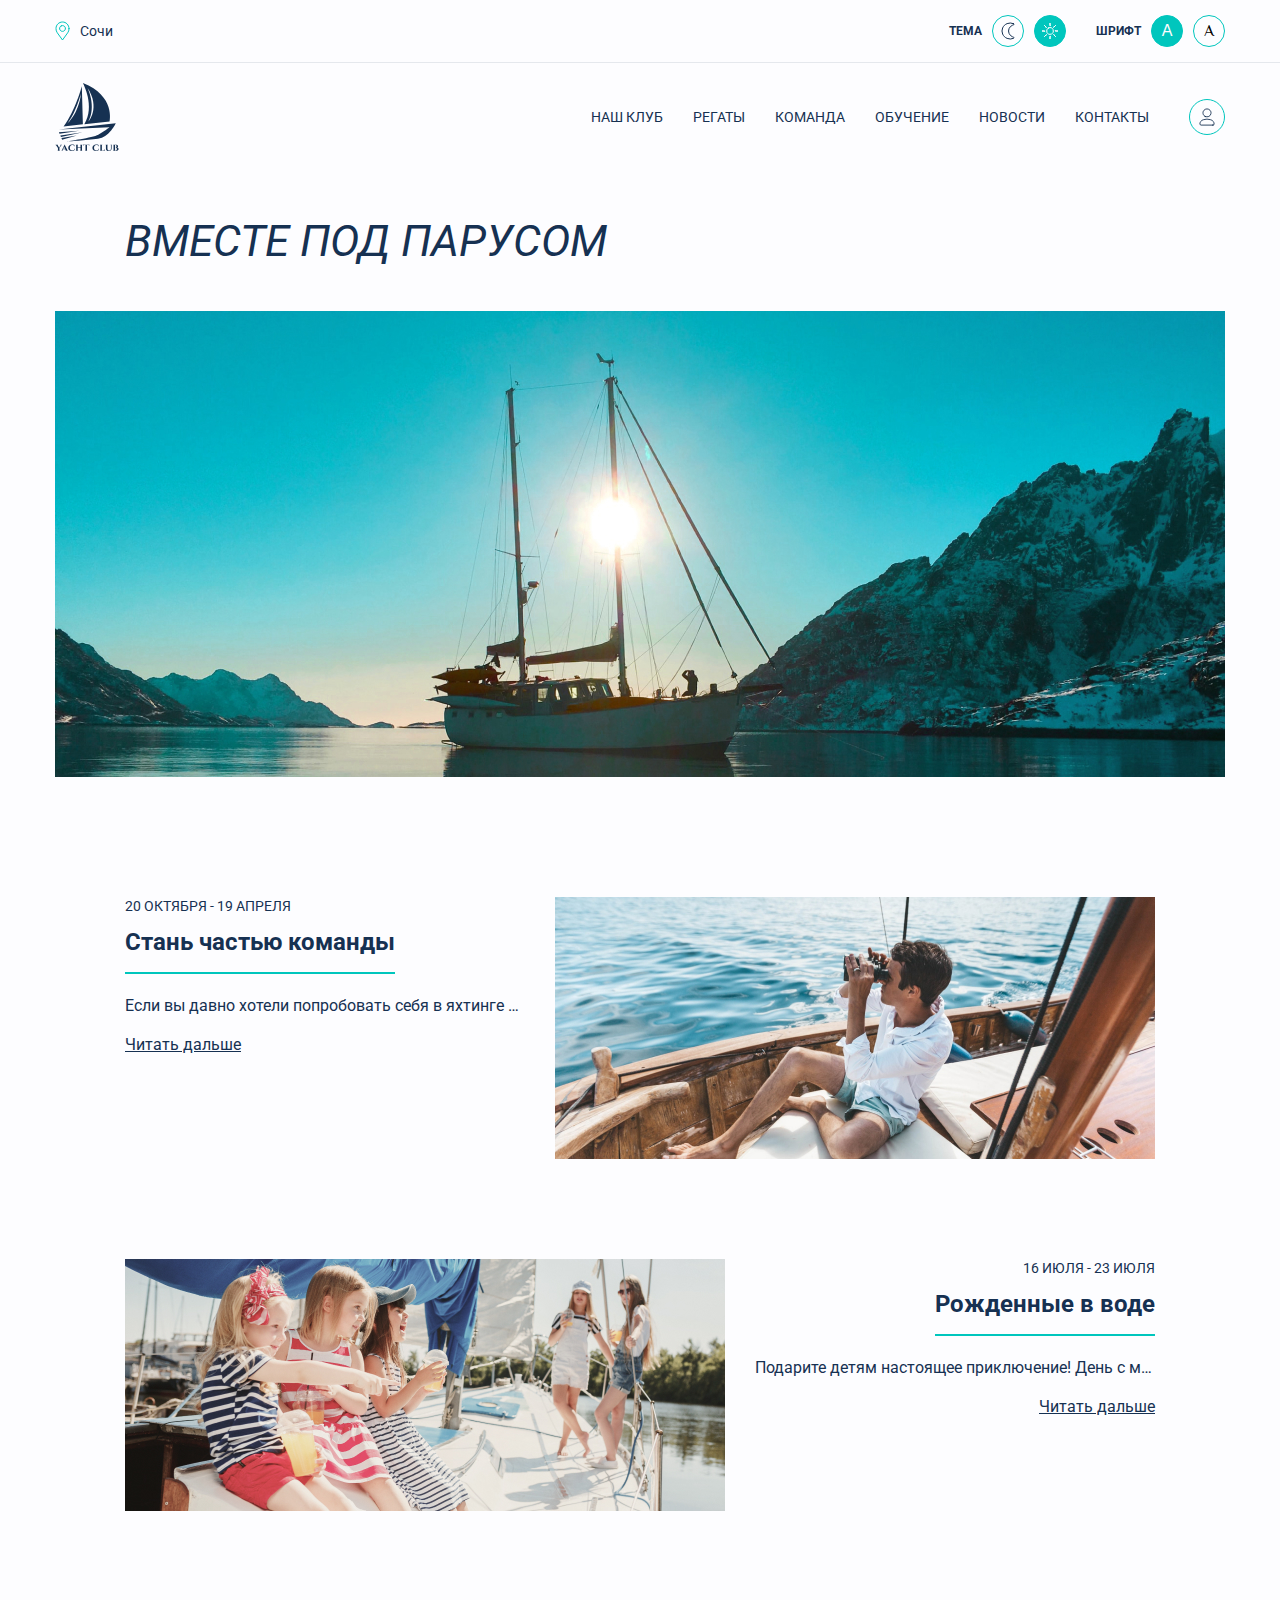
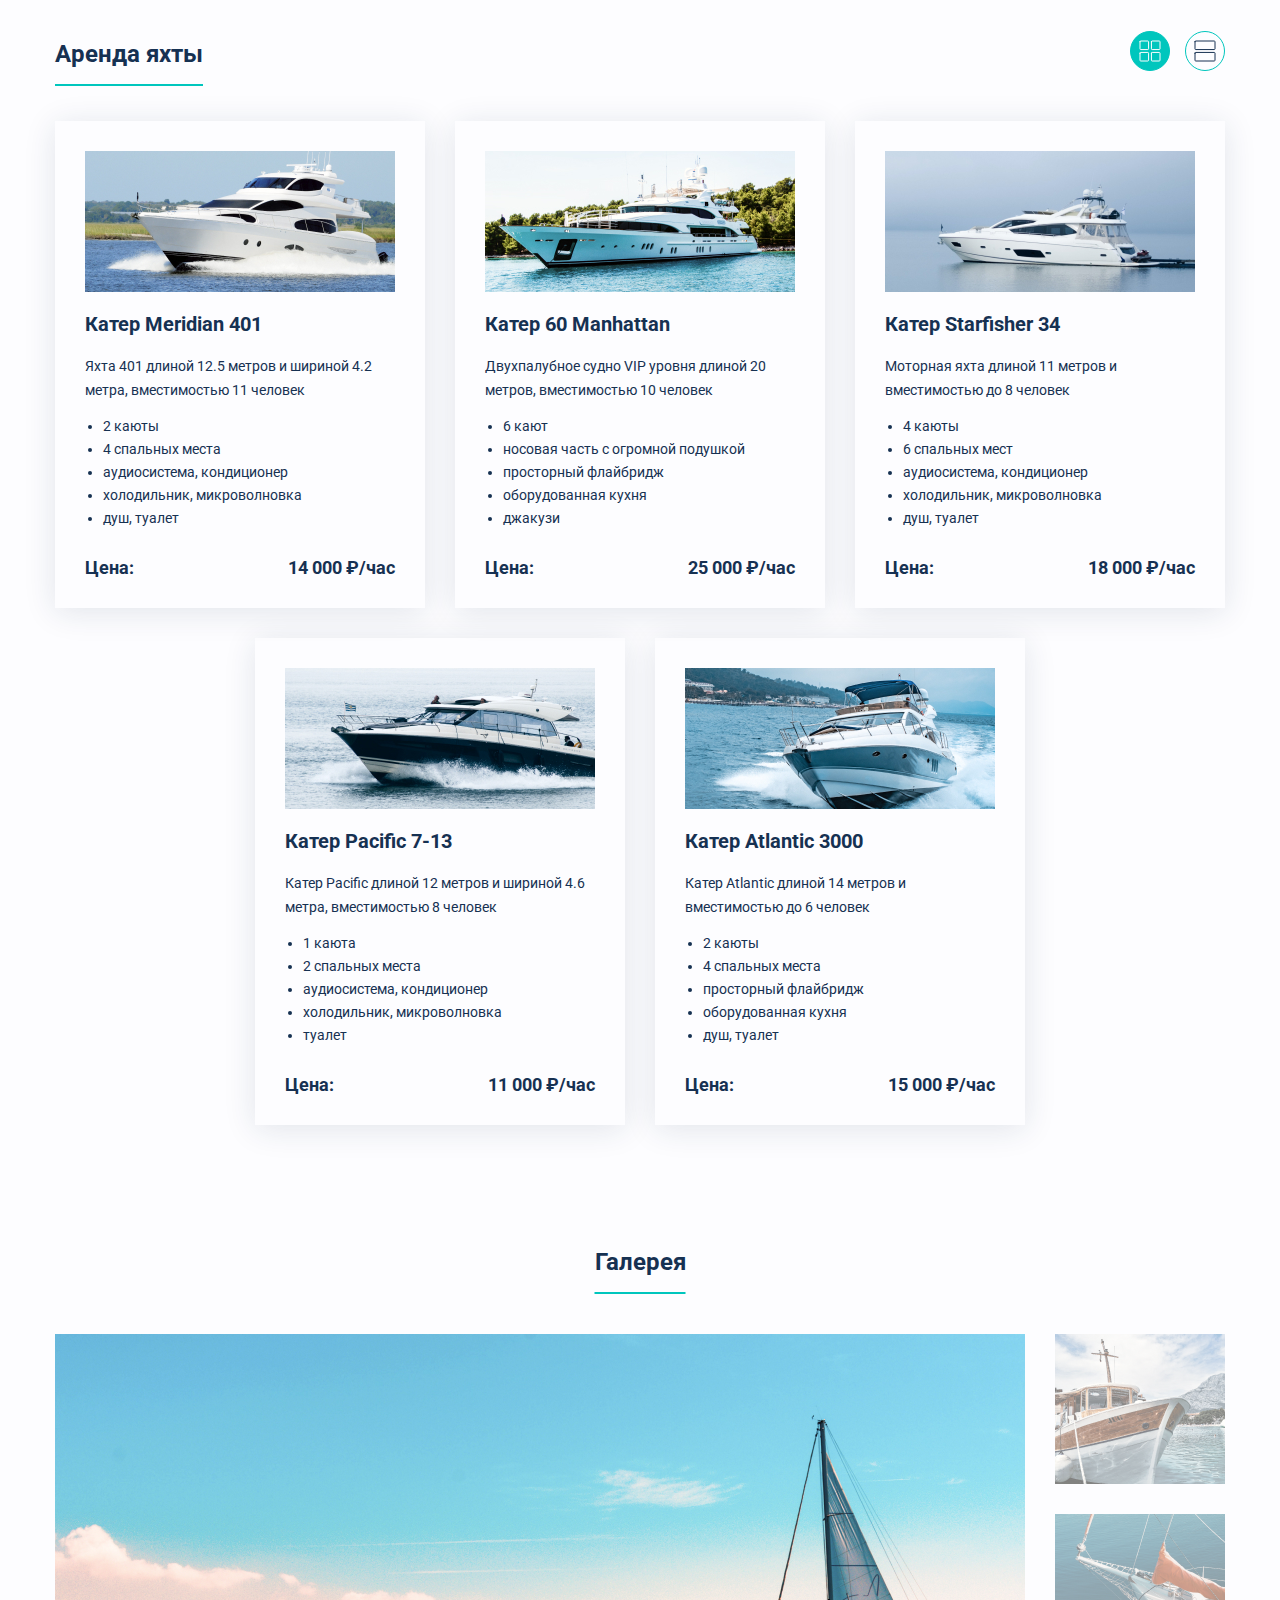
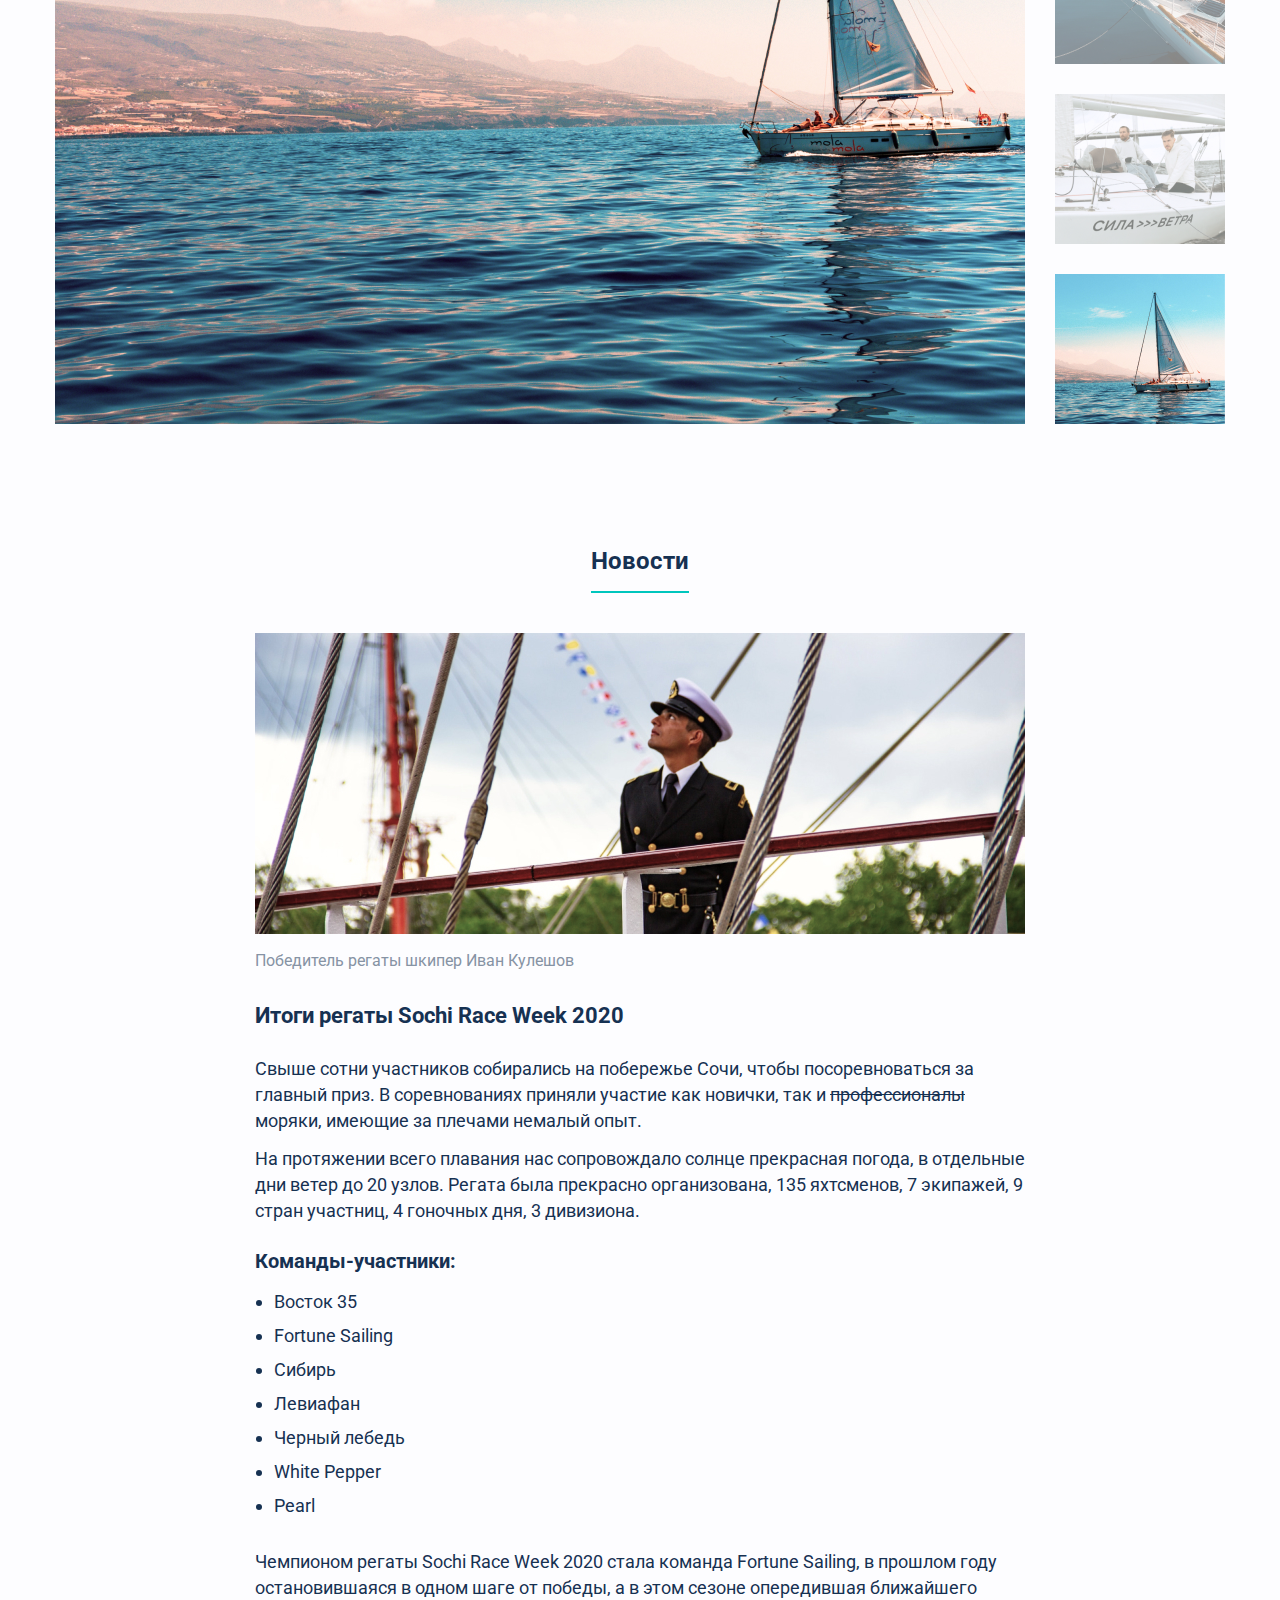
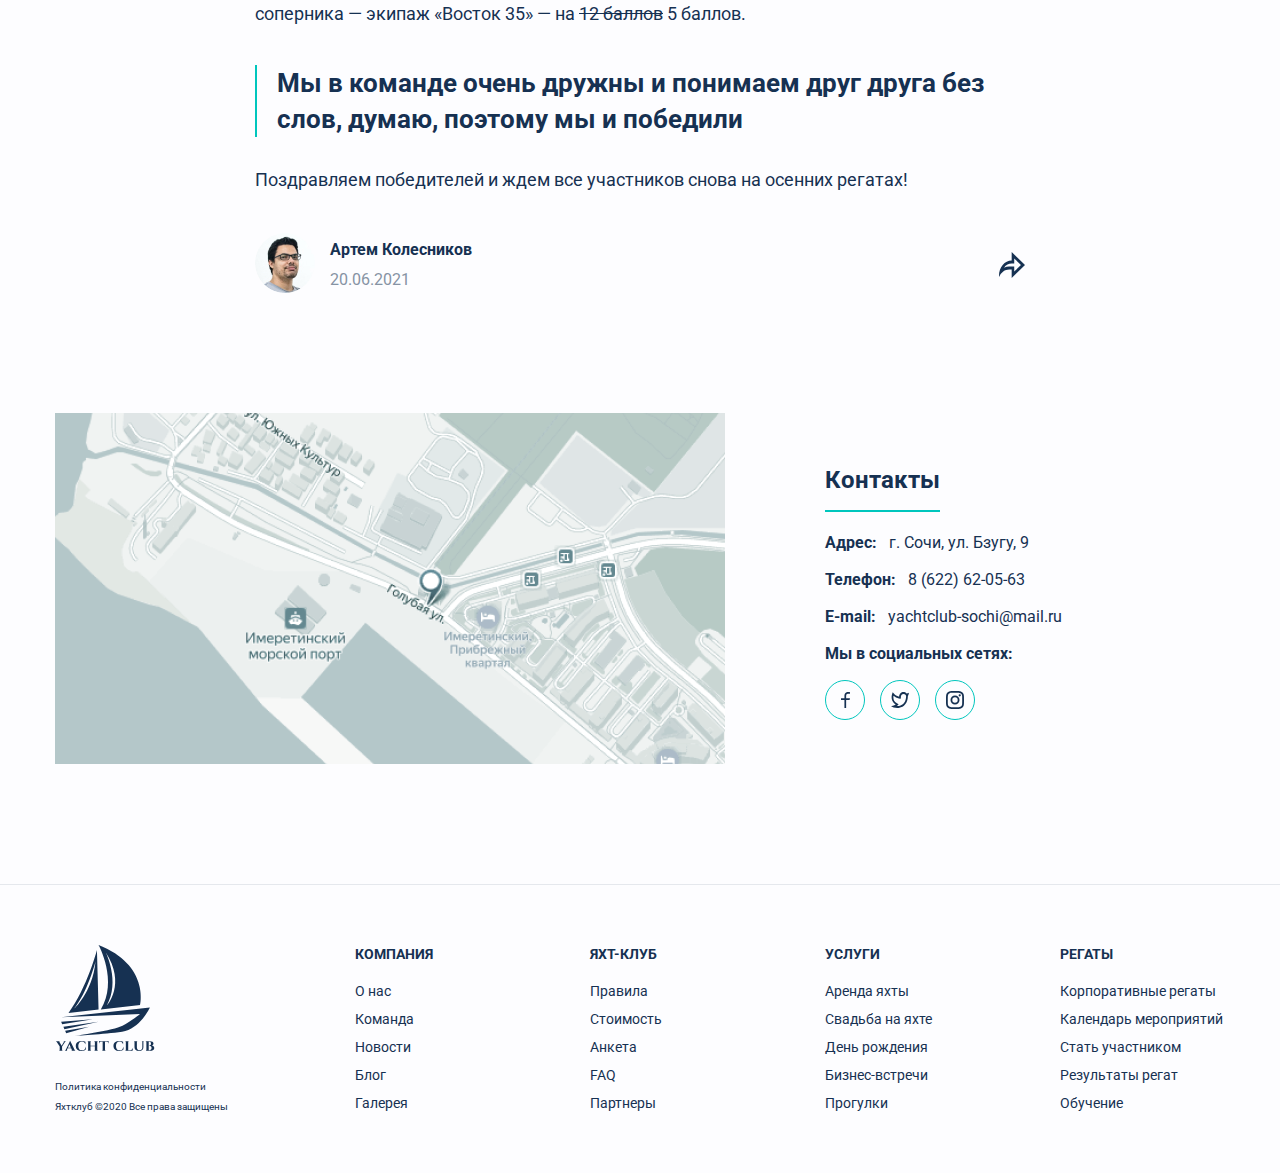
<file: SailsClub/index.html>
<!DOCTYPE html>
<html lang="ru">
  <head>
    <meta charset="utf-8">
    <link rel="preconnect" href="https://fonts.googleapis.com">
    <link rel="preconnect" href="https://fonts.gstatic.com" crossorigin>
    <link href="https://fonts.googleapis.com/css2?family=Philosopher:ital,wght@0,400;0,700;1,400&family=Roboto:ital,wght@0,400;0,700;1,400&display=swap" rel="stylesheet">
    <link href="css/style.css" rel="stylesheet">
    <title>Яхт клуб</title>
  </head>
  <body class="page">
    <header class="page-header">
      <div class="services">
        <div class="services-content">
          <a class="location" href="#">Сочи</a>
          <p class="caption">Тема</p>
          <ul class="theme-switcher">
            <li>
              <button class="theme-button-dark" type="button"></button>
            </li>
            <li>
              <button class="theme-button-light active" type="button"></button>
            </li>
          </ul>
          <p class="caption">Шрифт</p>
          <ul class="fonts">
            <li>
              <button class="font-button-sans-serif active" type="button">А</button>
            </li>
            <li>
              <button class="font-button-serif" type="button">А</button>
            </li>
          </ul>
        </div>
      </div>
      <nav class="main-nav">
        <p class="logo">
          <img src="img/logo.svg" width="64" height="68" alt="Логотип яхт-клуба Yacht Club">
        </p>
        <ul class="site-navigation">
          <li class="site-navigation-item">
            <a href="#">Наш клуб</a>
          </li>
          <li class="site-navigation-item">
            <a href="#">Регаты</a>
          </li>
          <li class="site-navigation-item">
            <a href="#">Команда</a>
          </li>
          <li class="site-navigation-item">
            <a href="#">Обучение</a>
          </li>
          <li class="site-navigation-item">
            <a href="#">Новости</a>
          </li>
          <li class="site-navigation-item">
            <a href="#">Контакты</a>
          </li>
        </ul>
        <a class="signin" href="#">
          <img src="img/user.svg" width="16" height="18" alt="Кабинет пользователя">
        </a>
      </nav>
    </header>
    <main class="main-content">
      <section class="hero">
        <h1>Вместе под парусом</h1>
        <img src="img/main-photo-1.jpg" width="1170" height="466" alt="Парусное судно на закате">
      </section>
      <article class="blog-article blog-article-1 short">
        <div class="blog-article-content">
          <p class="blog-article-date"><time datetime="2021-10-20">20 октября</time> - <time datetime="2021-04-19">19 апреля</time></p>
          <h2>Стань частью команды</h2>
          <p class="blog-article-description">Если вы давно хотели попробовать себя в яхтинге – сейчас самое лучшее время! Мы набираем команду будущих шкиперов. За 6 вы станете настоящим капитаном и уже в следующем сезоне сможете самостоятельно выйти в море!</p>
          <button class="more" type="button">Читать дальше</button>
        </div>
        <img class="blog-article-img" src="img/blog-photo-1.jpg" width="600" height="262" alt="Мужчина на яхте смотрит в бинокль">
      </article>
      <article class="blog-article blog-article-2 short">
        <div class="blog-article-content">
          <p class="blog-article-date"><time datetime="2021-07-16">16 июля</time> - <time datetime="2021-07-23">23 июля</time></p>
          <h2>Рожденные в воде</h2>
          <p class="blog-article-description">Подарите детям настоящее приключение! День с морскими пиратами на корабле – это лучшая команда, веселые аниматоры, игры, соревнования, работа в команде и, конечно, море!</p>
          <button class="more" type="button">Читать дальше</button>
        </div>
        <img class="blog-article-img" src="img/blog-photo-2.jpg" width="600" height="252" alt="Дети и взрослые на яхте">
      </article>
      <section class="rent">
        <header>
          <h2>Аренда яхты</h2>
          <ul class="card-view-buttons">
            <li class="card-view-item">
              <button class="card-view-button-grid active" type="button"></button>
            </li>
            <li class="card-view-item">
              <button class="card-view-button-list" type="button"></button>
            </li>
          </ul>
        </header>
        <ul class="cards">
          <li class="card">
            <img class="card-img" src="img/photo-card-1.jpg" width="310" height="141" alt="Белая двухпалубная яхта">
            <div class="card-content">
              <h3 class="card-title">Катер Meridian 401</h3>
              <p class="card-description">Яхта 401 длиной 12.5 метров и шириной 4.2 метра, вместимостью 11 человек</p>
              <ul class="card-features">
                <li>2 каюты</li>
                <li>4 спальных места</li>
                <li>аудиосистема, кондиционер</li>
                <li>холодильник, микроволновка</li>
                <li>душ, туалет</li>
              </ul>
            </div>
            <p class="card-price">
              <span class="card-price-name">Цена:</span>
              <span class="card-price-value">14 000 ₽/час</span>
            </p>
          </li>
          <li class="card">
            <img class="card-img" src="img/photo-card-2.jpg" width="310" height="141" alt="Белая двухпалубная яхта">
            <div class="card-content">
              <h3 class="card-title">Катер 60 Manhattan</h3>
              <p class="card-description">Двухпалубное судно VIP уровня длиной 20 метров, вместимостью 10 человек</p>
              <ul class="card-features">
                <li>6 кают</li>
                <li>носовая часть с огромной подушкой</li>
                <li>просторный флайбридж</li>
                <li>оборудованная кухня</li>
                <li>джакузи</li>
              </ul>
            </div>
            <p class="card-price">
              <span class="card-price-name">Цена:</span>
              <span class="card-price-value">25 000 ₽/час</span>
            </p>
          </li>
          <li class="card">
            <img class="card-img" src="img/photo-card-3.jpg" width="310" height="141" alt="Белая яхта">
            <div class="card-content">
              <h3 class="card-title">Катер Starfisher 34</h3>
              <p class="card-description">Моторная яхта длиной 11 метров и вместимостью до 8 человек</p>
              <ul class="card-features">
                <li>4 каюты</li>
                <li>6 спальных мест</li>
                <li>аудиосистема, кондиционер</li>
                <li>холодильник, микроволновка</li>
                <li>душ, туалет</li>
              </ul>
            </div>
            <p class="card-price">
              <span class="card-price-name">Цена:</span>
              <span class="card-price-value">18 000 ₽/час</span>
            </p>
          </li>
          <li class="card">
            <img class="card-img" src="img/photo-card-4.jpg" width="310" height="141" alt="Белый катер">
            <div class="card-content">
              <h3 class="card-title">Катер Pacific 7-13</h3>
              <p class="card-description">Катер Pacific длиной 12 метров и шириной 4.6 метра, вместимостью 8 человек</p>
              <ul class="card-features">
                <li>1 каюта</li>
                <li>2 спальных места</li>
                <li>аудиосистема, кондиционер</li>
                <li>холодильник, микроволновка</li>
                <li>туалет</li>
              </ul>
            </div>
            <p class="card-price">
              <span class="card-price-name">Цена:</span>
              <span class="card-price-value">11 000 ₽/час</span>
            </p>
          </li>
          <li class="card">
            <img class="card-img" src="img/photo-card-5.jpg" width="310" height="141" alt="Белый катер">
            <div class="card-content">
              <h3 class="card-title">Катер Atlantic 3000</h3>
              <p class="card-description">Катер Atlantic длиной 14 метров и вместимостью до 6 человек</p>
              <ul class="card-features">
                <li>2 каюты</li>
                <li>4 спальных места</li>
                <li>просторный флайбридж</li>
                <li>оборудованная кухня</li>
                <li>душ, туалет</li>
              </ul>
            </div>
            <p class="card-price">
              <span class="card-price-name">Цена:</span>
              <span class="card-price-value">15 000 ₽/час</span>
            </p>
          </li>
        </ul>
      </section>
      <section class="gallery">
        <h2>Галерея</h2>
        <div class="slider">
          <img class="active-photo" src="img/gallery-photo-4.jpg" width="970" height="690" alt="">
          <ul class="preview-list">
            <li>
              <a href="img/gallery-photo-1.jpg">
                <img src="img/preview-gallery-photo-1.jpg" width="170" height="150" alt="">
              </a>
            </li>
            <li>
              <a href="img/gallery-photo-2.jpg">
                <img src="img/preview-gallery-photo-2.jpg" width="170" height="150" alt="">
              </a>
            </li>
            <li>
              <a href="img/gallery-photo-3.jpg">
                <img src="img/preview-gallery-photo-3.jpg" width="170" height="150" alt="">
              </a>
            </li>
            <li>
              <a href="img/gallery-photo-4.jpg" class="active-item">
                <img src="img/preview-gallery-photo-4.jpg" width="170" height="150" alt="">
              </a>
            </li>
          </ul>
        </div>
      </section>
      <section class="news">
        <h2>Новости</h2>
        <article class="post">
          <figure class="post-img">
            <img src="img/news-photo.jpg" width="770" height="301" alt="Человек в форме моряка на морском судне">
            <figcaption>Победитель регаты шкипер Иван Кулешов</figcaption>
          </figure>
          <div class="post-content">
            <h3>Итоги регаты Sochi Race Week 2020</h3>
            <p>Свыше сотни участников собирались на побережье Сочи, чтобы посоревноваться за главный приз. В соревнованиях приняли участие как новички, так и <del>профессионалы</del> <ins>моряки</ins>, имеющие за плечами немалый опыт.</p>
            <p>На протяжении всего плавания нас сопровождало солнце прекрасная погода, в отдельные дни ветер до 20 узлов. Регата была прекрасно организована, 135 яхтсменов, 7 экипажей, 9 стран участниц, 4 гоночных дня, 3 дивизиона.</p>
            <h4>Команды-участники:</h4>
            <ul>
              <li>Восток 35</li>
              <li>Fortune Sailing</li>
              <li>Сибирь</li>
              <li>Левиафан</li>
              <li>Черный лебедь</li>
              <li>White Pepper</li>
              <li>Pearl</li>
            </ul>
            <p>Чемпионом регаты Sochi Race Week 2020 стала команда Fortune Sailing, в прошлом году остановившаяся в одном шаге от победы, а в этом сезоне опередившая ближайшего соперника — экипаж «Восток 35» — на <del>12 баллов</del> <ins>5 баллов</ins>.</p>
            <blockquote>Мы в команде очень дружны и понимаем друг друга без слов, думаю, поэтому мы и победили</blockquote>
            <p>Поздравляем победителей и ждем все участников снова на осенних регатах!</p>
          </div>
          <footer class="post-footer">
            <img class="post-author-img" src="img/author.jpg" width="60" height="60" alt="Артем Колесников">
            <p class="post-meta">
              <a href="#">Артем Колесников</a>
              <time datetime="2021-06-20">20.06.2021</time>
            </p>
            <a class="post-share" href="#">
              <img src="img/share.svg" width="26" height="26" alt="Поделиться">
            </a>
          </footer>
        </article>
      </section>
      <section class="contacts">
        <div class="contacts-content">
          <h2>Контакты</h2>
          <ul class="contact-items">
            <li class="contact-item">
              <h3>Адрес:</h3>
              <address>г. Сочи, ул. Бзугу, 9</address>
            </li>
            <li class="contact-item">
              <h3>Телефон:</h3>
              <a href="tel:+7622620563">8 (622) 62-05-63</a>
            </li>
            <li class="contact-item">
              <h3>E-mail:</h3>
              <a href="mailto:yachtclub-sochi@mail.ru">yachtclub-sochi@mail.ru</a>
            </li>
            <li class="contact-item">
              <h3>Мы в социальных сетях:</h3>
              <ul class="social-list">
                <li class="social-item">
                  <a href="#">
                    <img src="img/facebook.svg" alt="Facebook" width="9" height="16">
                  </a>
                </li>
                <li class="social-item">
                  <a href="#">
                    <img src="img/twitter.svg" alt="Twitter" width="18" height="16">
                  </a>
                </li>
                <li class="social-item">
                  <a href="#">
                    <img src="img/instagram.svg" alt="Instagram" width="18" height="18">
                  </a>
                </li>
              </ul>
            </li>
          </ul>
        </div>
        <img class="contacts-img" src="img/map.png" width="670" height="351" alt="Карта с адресом яхт клуба">
      </section>
    </main>
    <footer class="main-footer">
      <div class="footer-container">
        <div class="footer-column">
          <p class="logo">
            <img src="img/logo.svg" width="100" height="106" alt="Логотип яхт клуба">
          </p>
          <p class="policy"><a href="#">Политика конфиденциальности</a></p>
          <p class="copyright">Яхтклуб ©2020 Все права защищены</p>
        </div>
        <ul class="footer-navigation-topics">
          <li class="footer-navigation-topic">
            <h2>Компания</h2>
            <ul class="footer-navigation">
              <li class="footer-navigation-item">
                <a href="#">О нас</a>
              </li>
              <li class="footer-navigation-item">
                <a href="#">Команда</a>
              </li>
              <li class="footer-navigation-item">
                <a href="#">Новости</a>
              </li>
              <li class="footer-navigation-item">
                <a href="#">Блог</a>
              </li>
              <li class="footer-navigation-item">
                <a href="#">Галерея</a>
              </li>
            </ul>
          </li>
          <li class="footer-navigation-topic">
            <h2>Яхт-клуб</h2>
            <ul class="footer-navigation">
              <li class="footer-navigation-item">
                <a href="#">Правила</a>
              </li>
              <li class="footer-navigation-item">
                <a href="#">Стоимость</a>
              </li>
              <li class="footer-navigation-item">
                <a href="#">Анкета</a>
              </li>
              <li class="footer-navigation-item">
                <a href="#">FAQ</a>
              </li>
              <li class="footer-navigation-item">
                <a href="#">Партнеры</a>
              </li>
            </ul>
          </li>
          <li class="footer-navigation-topic">
            <h2>Услуги</h2>
            <ul class="footer-navigation">
              <li class="footer-navigation-item">
                <a href="#">Аренда яхты</a>
              </li>
              <li class="footer-navigation-item">
                <a href="#">Свадьба на яхте</a>
              </li>
              <li class="footer-navigation-item">
                <a href="#">День рождения</a>
              </li>
              <li class="footer-navigation-item">
                <a href="#">Бизнес-встречи</a>
              </li>
              <li class="footer-navigation-item">
                <a href="#">Прогулки</a>
              </li>
            </ul>
          </li>
          <li class="footer-navigation-topic">
            <h2>Регаты</h2>
            <ul class="footer-navigation">
              <li class="footer-navigation-item">
                <a href="#">Корпоративные регаты</a>
              </li>
              <li class="footer-navigation-item">
                <a href="#">Календарь мероприятий</a>
              </li>
              <li class="footer-navigation-item">
                <a href="#">Стать участником</a>
              </li>
              <li class="footer-navigation-item">
                <a href="#">Результаты регат</a>
              </li>
              <li class="footer-navigation-item">
                <a href="#">Обучение</a>
              </li>
            </ul>
          </li>
        </ul>
      </div>
    </footer>
    <script src="js/script.js"></script>
  </body>
</html>
</file>
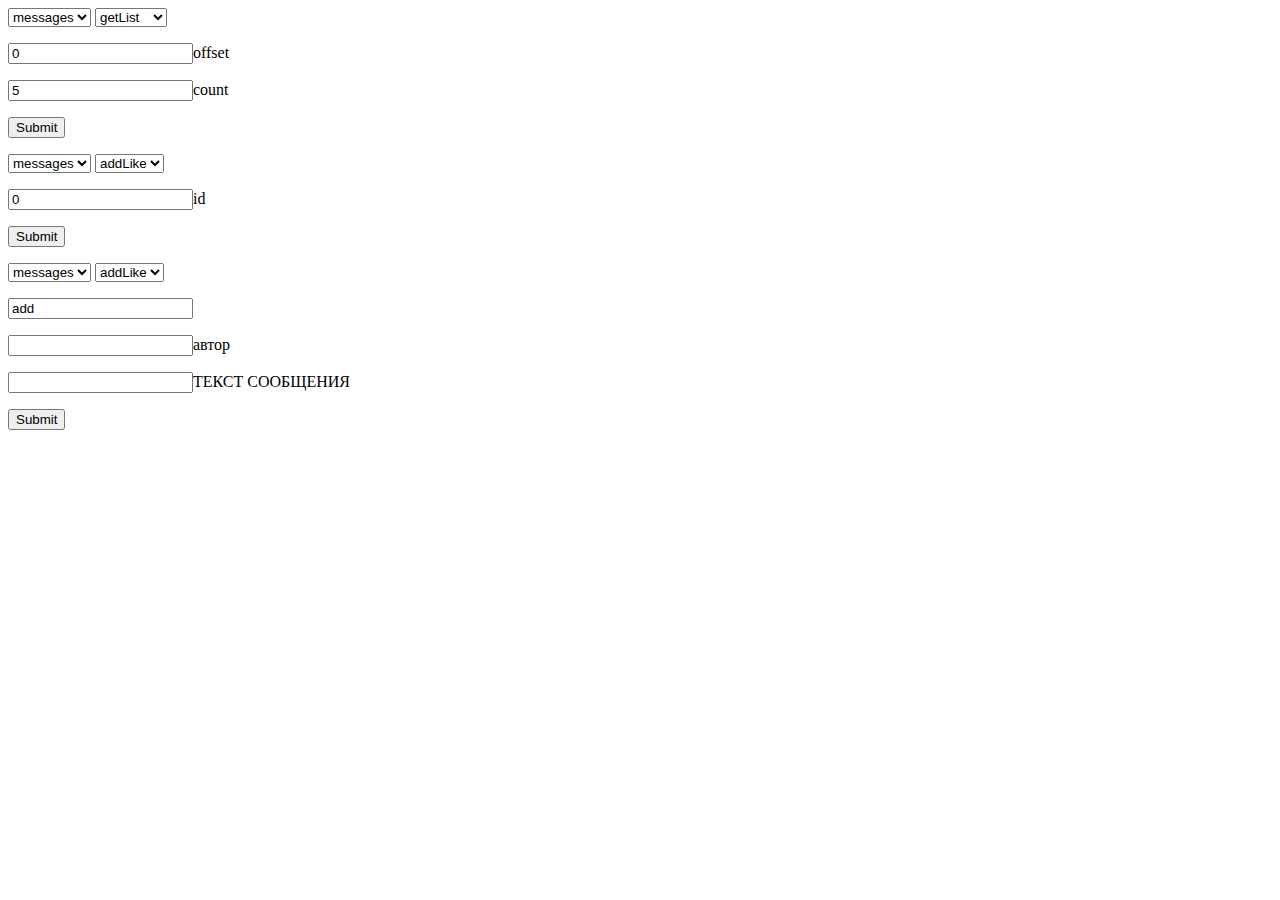
<file: api.html>
<!DOCTYPE HTML>
<html>
 <head>
  <meta charset="utf-8">
  <title>API</title>
 </head>
 <body>

 <form action="api.php" method="post">
  <select name="method">
   <option value="messages">messages</option>
  </select>
  <select name="action">
   <option value="getList">getList</option>
   <option value="get">get</option>
   <option value="add">add</option>
   <option value="edit">edit</option>
   <option value="remove">remove</option>
   <option value="getLikes">getLikes</option>
   <option value="addLike">addLike</option>
  </select>
  <p><input type="text" name="offset" value="0">offset</p>
  <p><input type="text" name="count" value="5">count</p>
  <p><input type="submit"></p>
 </form>
 
 <form action="api.php" method="post">
  <select name="method">
   <option value="messages">messages</option>
  </select>
  <select name="action">
   <option value="addLike">addLike</option>
  </select>
  <p><input type="text" name="id" value="0">id</p>
  <p><input type="submit"></p>
 </form>

 <!-- action: "add"
author: строка ИМЯ ПОЛЬЗОВАТЕЛЯ
content: строка ТЕКСТ СООБЩЕНИЯ -->
<form action="api.php" method="post">
    <select name="method">
        <option value="messages">messages</option>
    </select>
    <select name="action">
        <option value="addLike">addLike</option>
    </select>
    <p><input type="text" name="action" value="add"></p>
    <p><input type="text" name="author" value="">автор</p>
    <p><input type="text" name="content" value="">ТЕКСТ СООБЩЕНИЯ</p>
    <p><input type="submit"></p>
</form>

 </body>
</html>
</file>
<file: SailsClub/css/style.css>
body {
  margin: 0;
  font-family: "Roboto", sans-serif;
  font-size: 16px;
  line-height: 24px;
  color: #163152;
  background-color: #fdfdff;
}

/* header */

.page-header {
  margin-bottom: 40px;
}

/* services */

.services {
  padding-top: 15px;
  padding-bottom: 15px;
  border-bottom: 1px solid rgba(22, 49, 82, 0.1);
}

.services-content {
  display: flex;
  align-items: center;
  width: 1170px;
  margin: 0 auto;
}

.location {
  padding-top: 4px;
  padding-bottom: 4px;
  padding-left: 25px;
  margin-right: auto;
  font-size: 14px;
  line-height: 14px;
  color: inherit;
  text-decoration: none;
  background-image: url("../img/pin.svg");
  background-repeat: no-repeat;
  background-position: left center;
}

.location:hover {
  opacity: 0.5;
}

.location:active {
  opacity: 0.3;
}

.caption {
  margin: 0;
  margin-right: 10px;
  font-weight: bold;
  font-size: 12px;
  line-height: 18px;
  text-transform: uppercase;
}

.theme-switcher {
  list-style: none;
  padding: 0;
  margin: 0;
  margin-right: 30px;
  display: flex;
  flex-wrap: wrap;
}

.theme-switcher li {
  margin-right: 10px;
}

.theme-switcher li:last-child {
  margin-right: 0;
}

.theme-button-light {
  display: block;
  width: 32px;
  height: 32px;
  padding: 0;
  background-position: center;
  background-repeat: no-repeat;
  background-color: transparent;
  background-image: url("../img/sun.svg");
  border: 1px solid #00c6bd;
  border-radius: 50%;
  cursor: pointer;
}

.theme-button-light:hover {
  opacity: 0.5;
}

.theme-button-light:active {
  opacity: 0.3;
}

.theme-button-light.active {
  background-image: url("../img/sun-light.svg");
}

.theme-button-dark {
  display: block;
  width: 32px;
  height: 32px;
  padding: 0;
  background-image: url("../img/moon.svg");
  background-position: center;
  background-repeat: no-repeat;
  background-color: transparent;
  border: 1px solid #00c6bd;
  border-radius: 50%;
  cursor: pointer;
}

.theme-button-dark:hover {
  opacity: 0.5;
}

.theme-button-dark:active {
  opacity: 0.3;
}

.theme-button-dark.active {
  background-image: url("../img/moon-light.svg");
}

.fonts {
  list-style: none;
  padding: 0;
  margin: 0;
  display: flex;
  flex-wrap: wrap;
}

.fonts li {
  margin-right: 10px;
}

.fonts li:last-child {
  margin-right: 0;
}

.font-button-sans-serif {
  display: block;
  width: 32px;
  height: 32px;
  padding: 0;
  font-size: 16px;
  line-height: 14px;
  background-color: transparent;
  border: 1px solid #00c6bd;
  border-radius: 50%;
  cursor: pointer;
}

.font-button-sans-serif:hover {
  opacity: 0.5;
}

.font-button-sans-serif:active {
  opacity: 0.3;
}

.font-button-serif {
  display: block;
  width: 32px;
  height: 32px;
  padding: 0;
  font-family: "Philosopher", serif;
  font-size: 16px;
  line-height: 14px;
  background-color: transparent;
  border: 1px solid #00c6bd;
  border-radius: 50%;
  cursor: pointer;
}

.font-button-serif:hover {
  opacity: 0.5;
}

.font-button-serif:active {
  opacity: 0.3;
}

.main-nav {
  display: flex;
  align-items: center;
  width: 1170px;
  margin: 0 auto;
  padding: 20px 55px;
}

.logo {
  width: 64px;
  height: 68px;
  margin: 0;
  margin-right: auto;
}

.site-navigation {
  display: flex;
  flex-wrap: wrap;
  padding: 0;
  margin: 0;
  margin-right: 40px;
  list-style: none;
  max-width: 990px;
}

.site-navigation-item {
  margin-right: 30px;
}

.site-navigation-item:last-child {
  margin-right: 0;
}

.site-navigation-item a {
  font-size: 14px;
  line-height: 18px;
  color: #163152;
  text-transform: uppercase;
  text-decoration: none;
}

.site-navigation-item a:hover {
  color: rgba(22, 49, 82, 0.5);
}

.site-navigation-item a:active {
  color: rgba(22, 49, 82, 0.3);
}

.signin {
  display: flex;
  align-items: center;
  justify-content: center;
  width: 34px;
  height: 34px;
  border: 1px solid #00c6bd;
  border-radius: 50%;
}

.signin:hover {
  opacity: 0.5;
}

.signin:active {
  opacity: 0.3;
}

/* main */

.main-content {
  width: 1170px;
  margin: 0 auto;
  padding: 0 55px;
}

.hero {
  margin-bottom: 120px;
}

.hero h1 {
  margin-top: 0;
  margin-bottom: 40px;
  margin-left: 70px;
  font-style: italic;
  font-weight: normal;
  font-size: 44px;
  line-height: 60px;
  text-transform: uppercase;
}

.hero img {
  display: block;
}

/* blog */

.blog-article {
  display: flex;
  justify-content: space-between;
  width: 1030px;
  margin: 0 auto;
}

.blog-article-content {
  width: 400px;
}

.blog-article-img {
  width: 600px;
}

.blog-article-1 {
  margin-bottom: 100px;
}

.blog-article-1 .blog-article-content {
  margin-right: 30px;
}

.blog-article-2 {
  flex-direction: row-reverse;
  margin-bottom: 120px;
}

.blog-article-2 .blog-article-content {
  text-align: right;
}

.blog-article-2 .blog-article-img {
  margin-right: 30px;
}

.blog-article h2 {
  margin-top: 0;
  margin-bottom: 35px;
  font-size: 24px;
  line-height: 34px;
  text-decoration: underline;
  text-decoration-color: #00c6bd;
  text-decoration-thickness: 2px;
  text-underline-offset: 15px;
  text-underline-position: under;
}

.blog-article-date {
  margin-top: 0;
  margin-bottom: 10px;
  font-size: 14px;
  line-height: 18px;
  text-transform: uppercase;
}

.blog-article-description {
  margin-top: 0;
  margin-bottom: 15px;
}

.more {
  padding: 0;
  font-family: inherit;
  font-size: 16px;
  line-height: 24px;
  color: inherit;
  text-decoration-line: underline;
  background-color: transparent;
  border: none;

  /* Элемент скрыт в развернутой статье */
  display: none;
}

.more:hover {
  text-decoration: none;
  opacity: 0.5;
}

.more:active {
  text-decoration: none;
  opacity: 0.3;
}

/* Сокращенное отображение статьи */

.blog-article.short .blog-article-description {
  overflow: hidden;
  text-overflow: ellipsis;
  white-space: nowrap;
}

.blog-article.short .more {
  /* Показываем элемент в свернутой статье */
  display: inline-block;
}

/* rent */

.rent {
  margin-bottom: 120px;
}

.rent header {
  display: flex;
  justify-content: space-between;
  align-items: center;
  margin-bottom: 45px;
}

.rent h2 {
  margin: 0;
  font-size: 24px;
  line-height: 34px;
  text-decoration: underline;
  text-decoration-color: #00c6bd;
  text-decoration-thickness: 2px;
  text-underline-offset: 15px;
  text-underline-position: under;
}

.card-view-buttons {
  display: flex;
  flex-wrap: wrap;
  justify-content: end;
  gap: 15px;
  padding: 0;
  margin: 0;
  max-width: 800px;
  list-style: none;
}

.card-view-button-grid {
  width: 40px;
  height: 40px;
  background-position: center;
  background-repeat: no-repeat;
  background-color: transparent;
  background-image: url("../img/grid.svg");
  border: 1px solid #00c6bd;
  border-radius: 50%;
  cursor: pointer;
}

.card-view-button-grid:hover {
  opacity: 0.5;
}

.card-view-button-grid:active {
  opacity: 0.3;
}

.card-view-button-grid.active {
  background-image: url("../img/grid-light.svg");
}

.card-view-button-list {
  width: 40px;
  height: 40px;
  background-position: center;
  background-repeat: no-repeat;
  background-color: transparent;
  background-image: url("../img/list.svg");
  border: 1px solid #00c6bd;
  border-radius: 50%;
  cursor: pointer;
}

.card-view-button-list:hover {
  opacity: 0.5;
}

.card-view-button-list:active {
  opacity: 0.3;
}

.card-view-button-list.active {
  background-image: url("../img/list-light.svg");
}

.cards {
  display: flex;
  justify-content: center;
  flex-wrap: wrap;
  padding: 0;
  margin: 0;
  list-style: none;
  gap: 30px;
}

.card {
  width: 310px;
  padding: 30px;
  box-shadow: 0 4px 30px rgba(22, 49, 82, 0.12);
}

.card-img {
  display: block;
  margin-bottom: 21px;
}

.card-title {
  margin: 0;
  margin-bottom: 18px;
  font-size: 20px;
  line-height: 23px;
}

.card-description {
  margin: 0;
  margin-bottom: 15px;
  font-size: 14px;
  line-height: 24px;
}

.card-features {
  padding: 0;
  margin: 0;
  margin-left: 18px;
  margin-bottom: 29px;
  list-style-type: disc;
}

.card-features li {
  margin-bottom: 4px;
  font-size: 14px;
  line-height: 19px;
}

.card-price {
  display: flex;
  justify-content: space-between;
  margin: 0;
  font-weight: bold;
  font-size: 18px;
  line-height: 21px;
}

/* Вертикальная раскладка карточек списком */

.cards.list {
  flex-direction: column;
}

.cards.list .card {
  display: flex;
  width: 1110px;
  margin: 0;
  margin-bottom: 30px;
}

.cards.list .card-img {
  width: 340px;
  height: 211px;
  margin: 0;
  margin-right: 30px;
  object-fit: cover;
}

.cards.list .card-title {
  margin: 0;
  margin-bottom: 10px;
}

.cards.list .card-features {
  margin: 0;
  margin-left: 18px;
}

.cards.list .card-content {
  margin-right: auto;
  max-width: 345px;
}

.cards.list .card-price {
  margin: 0;
}

.cards.list .card-price-name {
  display: none;
}

/* gallery */

.gallery {
  margin-bottom: 120px;
}

.gallery h2 {
  margin: 0;
  margin-bottom: 55px;
  font-size: 24px;
  line-height: 34px;
  text-align: center;
  text-decoration: underline;
  text-decoration-color: #00c6bd;
  text-decoration-thickness: 2px;
  text-underline-offset: 15px;
  text-underline-position: under;
}

.slider {
  display: flex;
  align-items: flex-start;
}

.active-photo {
  width: 970px;
  margin-right: 30px;
}

.preview-list {
  padding: 0;
  margin: 0;
  list-style: none;
  width: 170px;
}

.preview-list li {
  margin-bottom: 30px;
}

.preview-list li:last-child {
  margin-bottom: 0;
}

.preview-list a {
  position: relative;
  display: block;
}

.preview-list a::before {
  content: "";
  position: absolute;
  top: 0;
  bottom: 0;
  left: 0;
  right: 0;
  background-color: rgba(255, 255, 255, 0.5);
}

.preview-list a.active-item::before {
  background-color: transparent;
}

.preview-list img {
  display: block;
}

/* news */

.news {
  width: 770px;
  margin: 0 auto;
  margin-bottom: 120px;
}

.news h2 {
  margin: 0;
  margin-bottom: 55px;
  font-size: 24px;
  line-height: 34px;
  text-align: center;
  text-decoration: underline;
  text-decoration-color: #00c6bd;
  text-decoration-thickness: 2px;
  text-underline-offset: 15px;
  text-underline-position: under;
}

.post-img {
  margin: 0;
  margin-bottom: 33px;
}

.post-img img {
  display: block;
  margin-bottom: 17px;
}

.post-img figcaption {
  margin: 0;
  font-size: 16px;
  line-height: 19px;
  color: #8693a4;
}

.post-content h3 {
  margin-top: 33px;
  margin-bottom: 27px;
  font-size: 22px;
  line-height: 26px;
}

.post-content h4 {
  margin-top: 24px;
  margin-bottom: 15px;
  font-size: 20px;
  line-height: 26px;
}

.post-content p {
  margin: 12px 0;
  font-size: 18px;
  line-height: 26px;
}

.post-content ins {
  text-decoration: none;
}

.post-content ul {
  padding: 0;
  margin: 0;
  margin-top: 15px;
  margin-bottom: 30px;
  margin-left: 19px;
  font-size: 18px;
  line-height: 26px;
}

.post-content li {
  margin-bottom: 8px;
}

.post-content blockquote {
  padding: 0 20px;
  margin: 0;
  margin-top: 38px;
  margin-bottom: 30px;
  font-weight: bold;
  font-size: 26px;
  line-height: 36px;
  border-left: 2px solid #00c6bd;
}

.post-footer {
  display: flex;
  margin-top: 40px;
}

.post-author-img {
  width: 60px;
  margin-right: 15px;
  border-radius: 50%;
}

.post-meta {
  width: 500px;
  margin: 0;
  margin-top: 7px;
  margin-right: auto;
}

.post-share {
  width: 26px;
  margin-top: 19px;
}

.post-share:hover {
  opacity: 0.5;
}

.post-share:active {
  opacity: 0.3;
}

.post-meta a {
  display: block;
  margin-bottom: 9px;
  font-size: 16px;
  line-height: 19px;
  font-weight: bold;
  color: #163152;
  text-decoration: none;
}

.post-meta a:hover {
  color: rgba(22, 49, 82, 0.5);
}

.post-meta a:active {
  color: rgba(22, 49, 82, 0.3);
}

.post-meta time {
  font-size: 16px;
  line-height: 19px;
  color: #8693a4;
}

/* contacts */

.contacts {
  display: flex;
  flex-direction: row-reverse;
  justify-content: space-between;
}

.contacts-content {
  width: 400px;
  padding-top: 50px;
}

.contacts-img {
  width: 670px;
}

.contacts h2 {
  margin: 0;
  margin-bottom: 35px;
  font-size: 24px;
  line-height: 34px;
  text-decoration: underline;
  text-decoration-color: #00c6bd;
  text-decoration-thickness: 2px;
  text-underline-offset: 15px;
  text-underline-position: under;
}

.contact-items {
  list-style: none;
  padding: 0;
  margin: 0;
}

.contact-item {
  margin: 0;
  margin-bottom: 15px;
  font-size: 16px;
  line-height: 22px;
}

.contact-item h3 {
  display: inline;
  margin: 0;
  margin-right: 8px;
  font-size: 16px;
  line-height: 22px;
}

.contact-item address {
  display: inline;
  font-style: normal;
}

.contact-item a {
  color: #163152;
  text-decoration: none;
}

.contact-item a:hover {
  color: rgba(22, 49, 82, 0.5);
}

.contact-item a:active {
  color: rgba(22, 49, 82, 0.3);
}

.social-list {
  display: flex;
  flex-wrap: wrap;
  padding: 0;
  margin: 0;
  margin-top: 15px;
  list-style: none;
}

.social-item {
  margin-right: 15px;
}

.social-item a {
  display: flex;
  align-items: center;
  justify-content: center;
  width: 38px;
  height: 38px;
  border-radius: 50%;
  border: 1px solid #00c6bd;
}

.social-item a:hover {
  opacity: 0.5;
}

.social-item a:active {
  opacity: 0.3;
}

/* footer */

.main-footer {
  padding-top: 60px;
  padding-bottom: 60px;
  margin-top: 120px;
  font-size: 10px;
  line-height: 12px;
  border-top: 1px solid rgba(22, 49, 82, 0.1);
}

.footer-container {
  width: 1170px;
  margin: 0 auto;
  padding: 0 55px;
  display: flex;
  justify-content: space-between;
}

.footer-column {
  width: 175px;
}

.main-footer .logo {
  width: 100px;
  height: 106px;
  margin-bottom: 30px;
}

.footer-navigation-topics {
  display: flex;
  justify-content: space-between;
  width: 870px;
  list-style: none;
  padding: 0;
  margin: 0;
  font-size: 14px;
  line-height: 16px;
}

.footer-navigation-topic {
  width: 165px;
}

.footer-navigation-topic h2 {
  margin-top: 0;
  margin-bottom: 20px;
  font-size: 14px;
  line-height: 18px;
  text-transform: uppercase;
}

.footer-navigation {
  list-style: none;
  padding: 0;
  margin: 0;
}

.footer-navigation-item {
  margin-bottom: 12px;
}

.footer-navigation-item:last-child {
  margin-bottom: 0;
}

.footer-navigation-item a {
  color: #163152;
  text-decoration: none;
}

.footer-navigation-item a:hover {
  color: rgba(22, 49, 82, 0.5);
}

.footer-navigation-item a:active {
  color: rgba(22, 49, 82, 0.3);
}

.policy {
  margin: 0;
  margin-bottom: 8px;
}

.policy a {
  color: #163152;
  text-decoration: none;
}

.policy a:hover {
  color: rgba(22, 49, 82, 0.5);
}

.policy a:active {
  color: rgba(22, 49, 82, 0.3);
}

.copyright {
  margin: 0;
}

/* Выделение активной кнопки */

.active {
  background-color: #00c6bd;
  color: #fdfdff;
}

/* Theme: serif font */

.page.serif {
  font-family: "Philosopher", serif;
}

/* Theme: dark */

.page.dark {
  color: #fdfdff;
  background-color: #1d1f1f;
}

.page.dark .font-button-sans-serif {
  color: #fdfdff;
}

.page.dark .font-button-serif {
  color: #fdfdff;
}

.page.dark .theme-button-light {
  background-image: url("../img/sun-light.svg");
}

.page.dark .logo img {
  filter: brightness(20);
}

.page.dark a {
  color: #fdfdff;
}

.page.dark a:hover {
  opacity: 0.5;
}

.page.dark a:active {
  opacity: 0.3;
}

.page.dark .signin img {
  filter: brightness(20);
}

.page.dark .card-view-button-grid {
  background-image: url("../img/grid-light.svg");
}

.page.dark .card-view-button-list {
  background-image: url("../img/list-light.svg");
}

.page.dark .card {
  box-shadow: 0 4px 30px #181a1a;
}

.page.dark .meta time {
  color: rgba(253, 253, 255, 0.5);
}

.page.dark .share {
  filter: brightness(20);
}

.page.dark .social-item img {
  filter: brightness(20);
}

.page.dark .post-share {
  filter: brightness(20);
}
</file>
